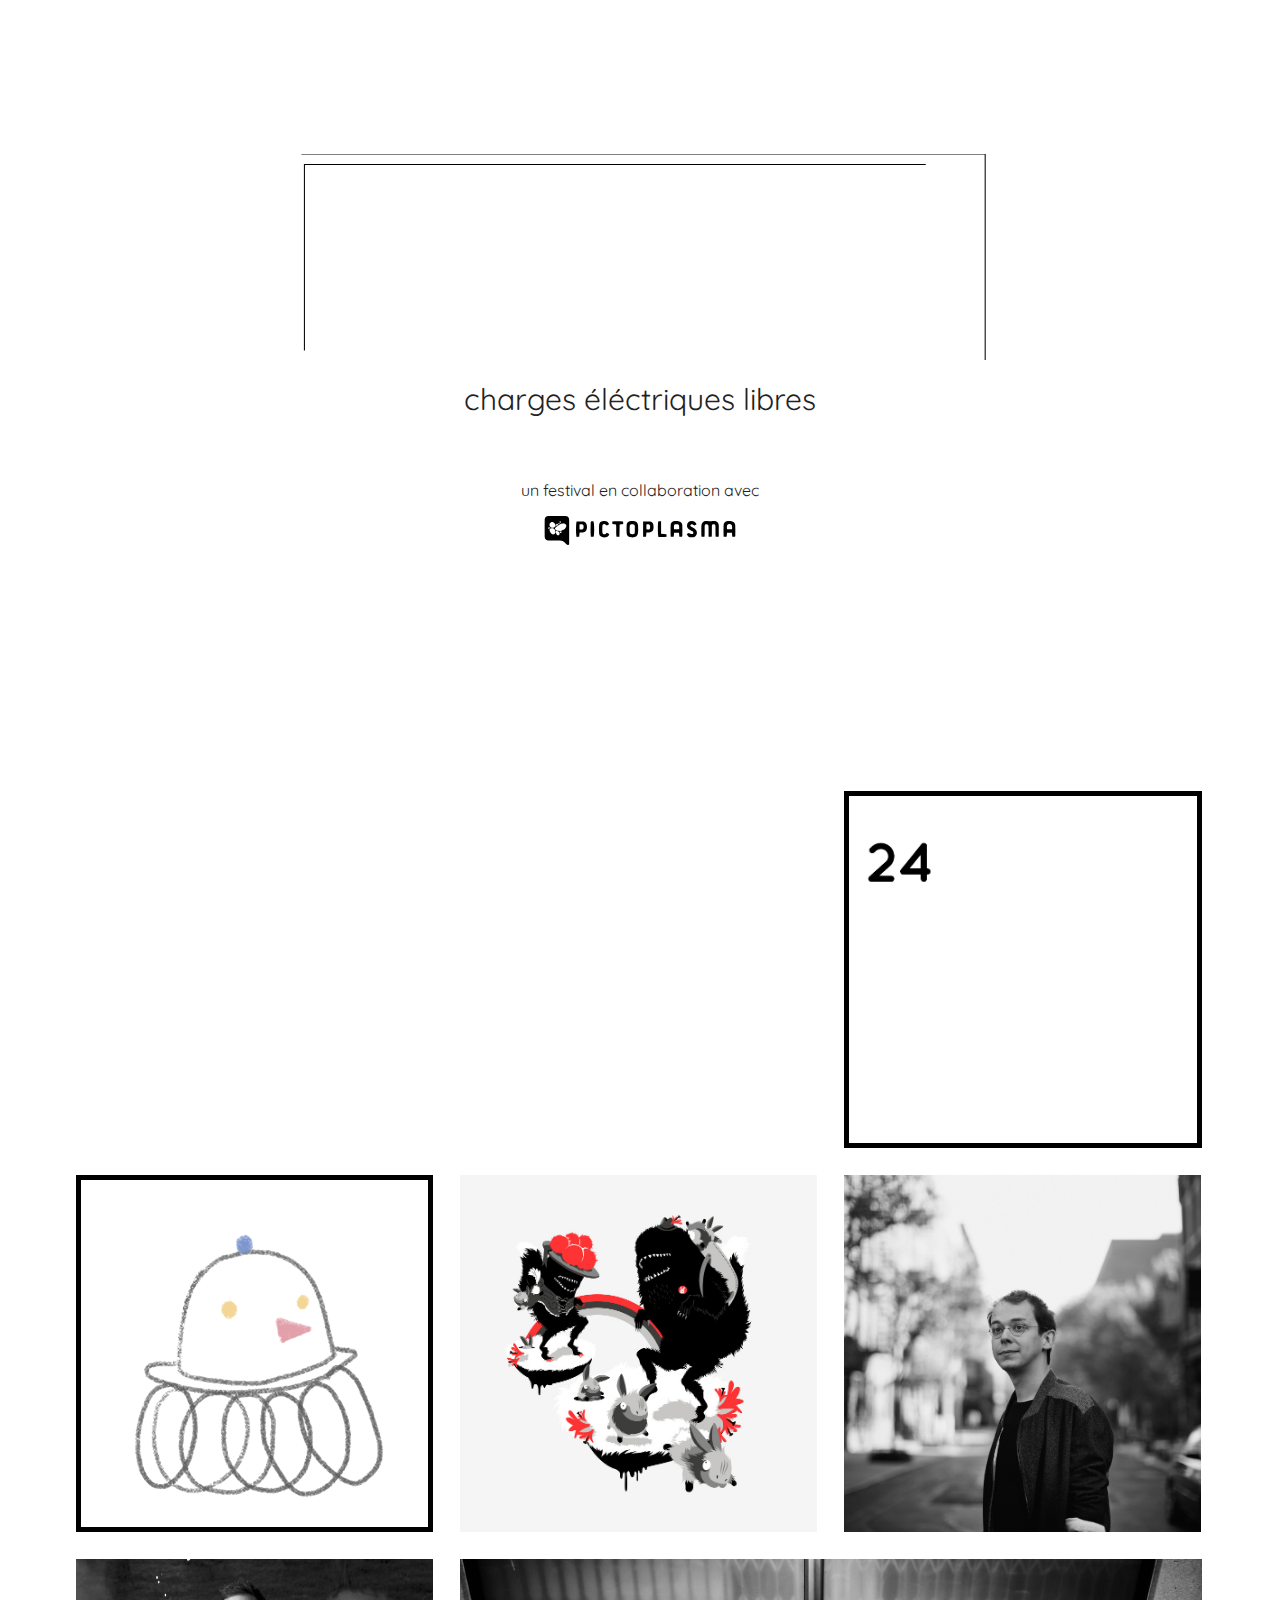
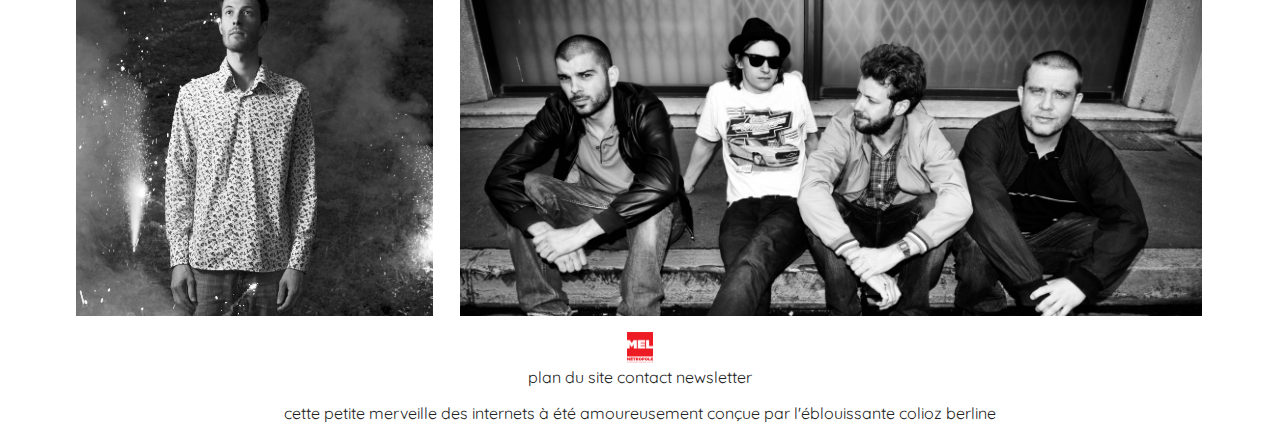
<file: index.html>
<!DOCTYPE html>
<html lang="en">
  <head>
    <meta charset="utf-8">
    <meta http-equiv="X-UA-Compatible" content="IE=edge">
    <meta name="viewport" content="width=device-width, initial-scale=1">
    <title>PLASMA FESTIVAL </title>

    <link href="css/style.css" media="screen" rel="stylesheet">
    <link href="https://fonts.googleapis.com/css?family=Quicksand:400,700" rel="stylesheet"> 
    
    <script src="https://ajax.googleapis.com/ajax/libs/jquery/1.7.2/jquery.min.js"></script>
    <script src="js/lafolie.js"></script>

  </head>

  <body>
    <header class="top-page">
    <svg version="1.1" id="Calque_1" xmlns="http://www.w3.org/2000/svg" xmlns:xlink="http://www.w3.org/1999/xlink" x="0px" y="0px"
      	 width="90%" height="auto" viewBox="260.999 -20.778 664.148 198.742"
      	 style="enable-background:new 260.999 -20.778 664.148 198.742;" xml:space="preserve">
      	<g>
      		<g>
      			<path d="M299.604,21.415c4.668-0.888,9.807-1.583,15.42-2.084c5.611-0.5,11.195-0.75,16.754-0.75
      				c5.777,0,11.586,0.474,17.42,1.417c5.834,0.945,11.086,2.834,15.752,5.668c4.668,2.833,8.475,6.78,11.42,11.835
      				c2.943,5.058,4.418,11.643,4.418,19.754c0,7.113-1.279,13.198-3.834,18.253c-2.559,5.059-5.947,9.226-10.17,12.502
      				c-4.225,3.28-9.029,5.667-14.419,7.168c-5.392,1.5-10.976,2.25-16.753,2.25c-0.558,0-1.445,0-2.668,0
      				c-1.224,0-2.5-0.026-3.834-0.083c-1.333-0.055-2.641-0.139-3.917-0.25c-1.278-0.109-2.197-0.222-2.751-0.334v40.175h-22.838
      				V21.415z M333.611,38.251c-2.225,0-4.335,0.083-6.335,0.25c-2.001,0.167-3.612,0.362-4.835,0.583v37.841
      				c0.443,0.112,1.109,0.224,2.001,0.333c0.888,0.112,1.833,0.195,2.834,0.25c1,0.057,1.972,0.083,2.917,0.083
      				c0.943,0,1.639,0,2.084,0c3,0,5.973-0.276,8.918-0.833c2.943-0.555,5.584-1.584,7.918-3.084c2.334-1.5,4.193-3.584,5.585-6.251
      				c1.388-2.667,2.083-6.168,2.083-10.502c0-3.667-0.666-6.694-2-9.085c-1.334-2.389-3.084-4.306-5.251-5.751
      				c-2.167-1.443-4.642-2.443-7.418-3C339.333,38.53,336.5,38.251,333.611,38.251z"/>
      		</g>
      		<g>
      			<path d="M456.467,89.427h20.67v47.51h-76.682V20.248h22.838V116.6h33.174V89.427z"/>
      		</g>
      		<g>
      			<path d="M554.15,111.1h-34.84l-8.002,25.838h-22.838l37.675-116.69h22.837l37.508,116.69h-24.004L554.15,111.1z M524.645,92.762
      				h25.006l-11.836-39.008h-1.5L524.645,92.762z"/>
      		</g>
      		<g>
      			<path d="M598.323,98.763h18.338v16.502c0.334,0.113,0.666,0.225,1,0.334c2.555,1.111,5.361,2.029,8.418,2.75
      				c3.057,0.725,6.307,1.084,9.752,1.084c6.223,0,11.057-1.25,14.504-3.75c3.443-2.502,5.168-5.861,5.168-10.086
      				c0-3.777-1.418-6.834-4.252-9.168s-6.334-4.389-10.502-6.168c-4.168-1.776-8.725-3.555-13.67-5.334
      				c-4.945-1.776-9.502-4.027-13.668-6.751c-4.168-2.722-7.668-6.14-10.502-10.252c-2.834-4.11-4.252-9.444-4.252-16.003
      				c0-5.001,0.973-9.585,2.918-13.752c1.943-4.167,4.668-7.751,8.168-10.752c3.5-3,7.693-5.334,12.586-7.001
      				c4.889-1.667,10.336-2.5,16.336-2.5c6.777,0,13.445,0.612,20.004,1.833c6.557,1.224,11.779,2.891,15.67,5.001v33.84h-18.336
      				V40.085c-0.334,0-0.668-0.055-1.002-0.167c-2.445-0.667-5.084-1.193-7.918-1.583c-2.834-0.388-5.641-0.583-8.418-0.583
      				c-5.334,0-9.529,1.058-12.586,3.167c-3.057,2.112-4.584,4.946-4.584,8.501c0,3.667,1.418,6.668,4.252,9.002
      				c2.834,2.333,6.334,4.446,10.502,6.334c4.166,1.891,8.723,3.779,13.668,5.667c4.943,1.891,9.502,4.196,13.67,6.918
      				c4.168,2.724,7.668,6.142,10.502,10.252c2.834,4.112,4.25,9.28,4.25,15.503c0,6-1.111,11.252-3.334,15.752
      				c-2.223,4.502-5.334,8.281-9.334,11.336c-4.002,3.059-8.727,5.334-14.17,6.834c-5.445,1.502-11.336,2.252-17.67,2.252
      				c-4.225,0-8.143-0.334-11.752-1c-3.613-0.668-6.947-1.502-10.002-2.502c-3.059-1-5.752-2.055-8.086-3.166
      				c-2.334-1.109-4.225-2.057-5.668-2.834V98.763z"/>
      		</g>
      		<g>
      			<path d="M758.021,74.758l0.834-18.17h-1.001l-18.67,30.506h-4.001l-19.504-30.506h-0.833l1,16.336v64.013h-21.671V20.248h23.171
      				l20.004,32.34h0.667l19.837-32.34h23.005v116.69h-22.838V74.758z"/>
      		</g>
      		<g>
      			<path d="M854.204,111.1h-34.84l-8.002,25.838h-22.838l37.674-116.69h22.838l37.508,116.69h-24.005L854.204,111.1z
      				 M824.698,92.762h25.005l-11.836-39.008h-1.5L824.698,92.762z"/>
      		</g>
      	</g>
    		<g>
    		<path d="M925.147,177.964H260.999V-20.778h664.148V177.964z M270.999,167.964h644.148V-10.778H270.999
    			V167.964z"/>
    		</g>
    	</g>
    </svg>
      <div class="baseline">charges éléctriques libres</div>
      <p>un festival en collaboration avec</p>
      <object class="logo_pictoplasma" data="img/logo_pictoplasma.svg" type="image/svg+xml">
        <img src="img/logo_pictoplasma.png" alt="logo pictoplasma"/>
      </object>
    </header>
    
    <div class="container">
      <div class="nav_bar">
        <div class="nav_bar_top">
          <div class="logos_rs">
            <a href="http://www.facebook.com">
              <img class="logo_rs" src="img/facebook.jpg" alt="logo facebook"/>
            </a>
            <a href="http://twitter.com/">
              <img class="logo_rs" src="img/twitter.jpg" alt="logo twitter"/>
            </a>
            <a href="https://www.instagram.com/">
              <img class="logo_rs" src="img/instagram.jpg" alt="logo instagram"/>
            </a>
            <a href="https://www.pinterest.com/">
              <img class="logo_rs" src="img/pinterest.jpg" alt="logo pinterest"/>
            </a>
            <a href="http://www.youtube.com">
              <img class="logo_rs" src="img/youtube.jpg" alt="logo youtube"/>
            </a>
            <a href="http://pictoplasma.com/">
              <img class="logo_rs" src="img/site_pictoplasma.jpg" alt="logo site pistoplasma"/>
            </a>
          </div>
          <div class="logo_plasma">
            <object class="logo_small" data="img/logo.svg" type="image/svg+xml">
              <img src="img/logo.png" alt="logo du festival Plasma" />
            </object>
          </div>
          <div class="logos_resa_news">
            <a href="http://www.digitick.com/fr/" class="resa_news">réserver</a>
            <a href="#" class="resa_news">newsletter</a>
          </div>
        </div>
        <ul class="main_menu">
          <li class="menu_prog" ><a href="program.html">la programmation</a></li>
          <li class="menu_fest" ><a href="festival.html">le festival</a></li>
          <li class="menu_infos" ><a href="#">les infos</a></li>
        </ul>
      </div>
      
      <div class="home_page">
        <div class="video_wrapper">
          <iframe src="https://player.vimeo.com/video/164625257?color=ffffff&title=0&byline=0&portrait=0" width="100%" frameborder="0" ></iframe>
        </div>
        <div class="size_1x1 item2">
        </div>
        <div class="size_1x1 item3">
          <div class="item_hover hover_blue">
            <div class="hover_text">asu ceren yazgan<br>bumpy bird</div>
          </div>
        </div>
        <div class="size_1x1 item4">
          <div class="item_hover hover_pink">
            <div class="hover_text">lars keller<br>hunting season 2</div>
          </div>
        </div>
        <div class="size_1x1 item5">
          <div class="item_hover hover_yellow">
            <div class="hover_text">rone<br>25/09</div>
          </div>
        </div>
        <div class="size_1x1 item6">
          <div class="item_hover hover_pink">
            <div class="hover_text">chapelier fou<br>26/09</div>
          </div>
        </div>
        <div class="size_2x1 item7">
          <div class="item_hover hover_blue">
            <div class="hover_text">birdy nam nam<br>24/09</div>
          </div>
        </div>
      </div>
    </div>
    <div class="footer">
      <div><img class="logo_mel" src="img/logo_mel.png"></img></div>
      <div >
        <a class="footer_links" href="#">plan du site</a>
        <a class="footer_links" href="#">contact</a>
        <a class="footer_links" href="#">newsletter</a>
        <p>cette petite merveille des internets à été amoureusement conçue par l'éblouissante colioz berline</p>
      </div>
    </div>
    
  </body>

</html>
</file>
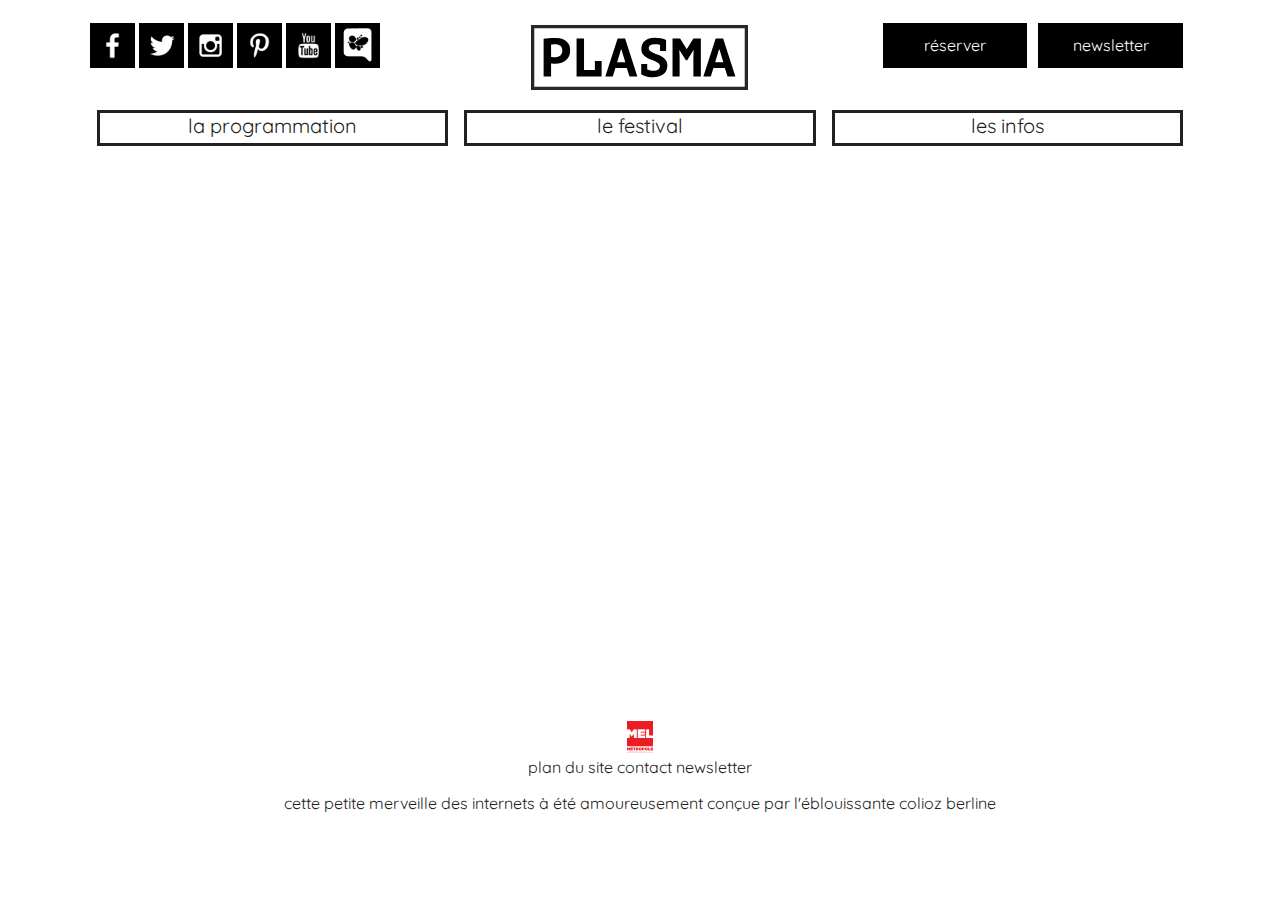
<file: festival.html>
<!DOCTYPE html>
<html lang="en">
  <head>
    <meta charset="utf-8">
    <meta http-equiv="X-UA-Compatible" content="IE=edge">
    <meta name="viewport" content="width=device-width, initial-scale=1">
    <title>PLASMA FESTIVAL - LE FESTIVAL</title>

    <link href="css/style_program.css" media="screen" rel="stylesheet">
    <link href="https://fonts.googleapis.com/css?family=Quicksand:400,700" rel="stylesheet"> 
    
    <!---<script src="https://ajax.googleapis.com/ajax/libs/jquery/1.7.2/jquery.min.js"></script>
    <script src="js/lafolie.js"></script>-->

  </head>

  <body>
    <div class="container">
      <div class="nav_bar">
        <div class="nav_bar_top">
          <div class="logos_rs">
            <a href="http://www.facebook.com">
              <img class="logo_rs" src="img/facebook.jpg" alt="logo facebook"/>
            </a>
            <a href="http://twitter.com/">
              <img class="logo_rs" src="img/twitter.jpg" alt="logo twitter"/>
            </a>
            <a href="https://www.instagram.com/">
              <img class="logo_rs" src="img/instagram.jpg" alt="logo instagram"/>
            </a>
            <a href="https://www.pinterest.com/">
              <img class="logo_rs" src="img/pinterest.jpg" alt="logo pinterest"/>
            </a>
            <a href="http://www.youtube.com">
              <img class="logo_rs" src="img/youtube.jpg" alt="logo youtube"/>
            </a>
            <a href="http://pictoplasma.com/">
              <img class="logo_rs" src="img/site_pictoplasma.jpg" alt="logo site pistoplasma"/>
            </a>
          </div>
          <div class="logo_plasma">
            <object class="logo_small" data="img/logo.svg" type="image/svg+xml">
              <img src="img/logo.png" alt="logo du festival Plasma" />
            </object>
          </div>
          <div class="logos_resa_news">
            <a href="http://www.digitick.com/fr/" class="resa_news">réserver</a>
            <a href="#" class="resa_news">newsletter</a>
          </div>
        </div>
        <ul class="main_menu">
          <li class="menu_prog" ><a href="program.html">la programmation</a></li>
          <li class="menu_fest" ><a href="festival.html">le festival</a></li>
          <li class="menu_infos" ><a href="#">les infos</a></li>
        </ul>
      </div>
      
      <div class="home_page_pres">
        <div class="pres_picto"><h1>pictoplasma</h1>
        <p>Pub, cinéma et jeux vidéo, aujourd’hui, les personnages animés sont partout. Mais comment faire pour qu’un personnage se démarque de la déferlante d’images diffusées dans les médias ? C’est exactement la ques- tion à laquelle le festival berlinois Pictoplasma, le premier et le plus important festival de character design du monde, tente de répondre. Outre des expositions et des conférences, Pictoplasma propose un programme de courts métrages, avec des films d’animation du monde entier.</p></div>
    </div>
    <div class="footer">
      <div><img class="logo_mel" src="img/logo_mel.png"></img></div>
      <div >
        <a class="footer_links" href="#">plan du site</a>
        <a class="footer_links" href="#">contact</a>
        <a class="footer_links" href="#">newsletter</a>
        <p>cette petite merveille des internets à été amoureusement conçue par l'éblouissante colioz berline</p>
      </div>
    </div>
    
  </body>

</html>
</file>
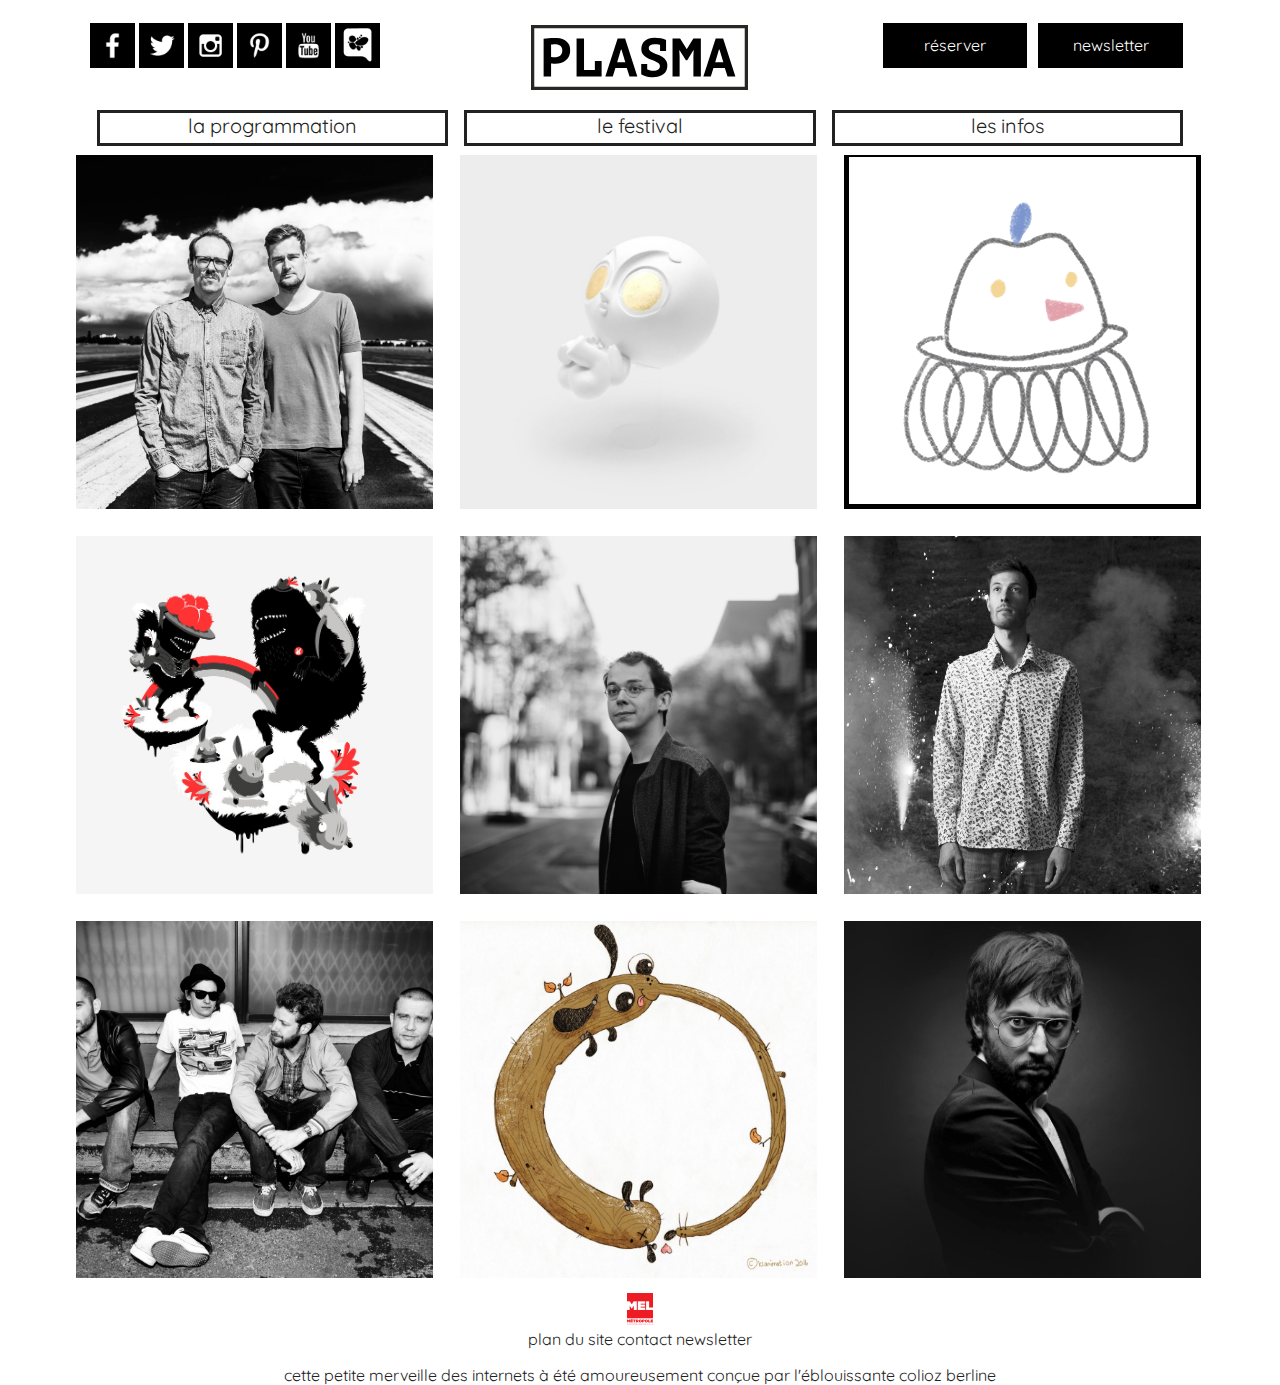
<file: program.html>
<!DOCTYPE html>
<html lang="en">
  <head>
    <meta charset="utf-8">
    <meta http-equiv="X-UA-Compatible" content="IE=edge">
    <meta name="viewport" content="width=device-width, initial-scale=1">
    <title>PLASMA FESTIVAL - LA PROGRAMMATION</title>

    <link href="css/style_program.css" media="screen" rel="stylesheet">
    <link href="https://fonts.googleapis.com/css?family=Quicksand:400,700" rel="stylesheet"> 
    
    <!----<script src="https://ajax.googleapis.com/ajax/libs/jquery/1.7.2/jquery.min.js"></script>
    <script src="js/lafolie.js"></script>--->

  </head>

  <body>
    <div class="container">
      <div class="nav_bar">
        <div class="nav_bar_top">
          <div class="logos_rs">
            <a href="http://www.facebook.com">
              <img class="logo_rs" src="img/facebook.jpg" alt="logo facebook"/>
            </a>
            <a href="http://twitter.com/">
              <img class="logo_rs" src="img/twitter.jpg" alt="logo twitter"/>
            </a>
            <a href="https://www.instagram.com/">
              <img class="logo_rs" src="img/instagram.jpg" alt="logo instagram"/>
            </a>
            <a href="https://www.pinterest.com/">
              <img class="logo_rs" src="img/pinterest.jpg" alt="logo pinterest"/>
            </a>
            <a href="http://www.youtube.com">
              <img class="logo_rs" src="img/youtube.jpg" alt="logo youtube"/>
            </a>
            <a href="http://pictoplasma.com/">
              <img class="logo_rs" src="img/site_pictoplasma.jpg" alt="logo site pistoplasma"/>
            </a>
          </div>
          <a class="logo_plasma" href="index.html">
            <object class="logo_small" data="img/logo.svg" type="image/svg+xml">
              <img src="img/logo.png" alt="logo du festival Plasma" />
            </object>
          </a>
          <div class="logos_resa_news">
            <a href="http://www.digitick.com/fr/" class="resa_news">réserver</a>
            <a href="#" class="resa_news">newsletter</a>
          </div>
        </div>
        <ul class="main_menu">
          <li class="menu_prog" ><a href="program.html">la programmation</a></li>
          <li class="menu_fest" ><a href="festival.html">le festival</a></li>
          <li class="menu_infos" ><a href="#">les infos</a></li>
        </ul>
      </div>
      
      <div class="home_page">
      <div class="size_1x1 item1">
        <div class="item_hover hover_blue">
          <div class="hover_text">kollectiv trumstrasse<br>24/09</div>
        </div>
      </div>
      <div class="size_1x1 item2">
        <div class="item_hover hover_pink">
          <div class="hover_text">kevin hamon<br>peek a boo</div>
        </div>
      </div>
      <div class="size_1x1 item3">
        <div class="item_hover hover_yellow">
          <div class="hover_text">asu ceren yazgan<br>bumpy bird</div>
        </div>
      </div>
      <div class="size_1x1 item4">
        <div class="item_hover hover_pink">
          <div class="hover_text">lars keller<br>hunting season 2</div>
        </div>
      </div>
      <div class="size_1x1 item5">
        <div class="item_hover hover_yellow">
          <div class="hover_text">rone<br>25/09</div>
        </div>
      </div>
      <div class="size_1x1 item6">
        <div class="item_hover hover_blue">
          <div class="hover_text">chapelier fou<br>26/09</div>
        </div>
      </div>
      <div class="size_1x1 item7">
        <div class="item_hover hover_yellow">
          <div class="hover_text">birdy nam nam<br>24/09</div>
        </div>
      </div>
      <div class="size_1x1 item8">
        <div class="item_hover hover_blue">
          <div class="hover_text">sarah klan<br>pinocchio sausage</div>
        </div>
      </div>
      <div class="size_1x1 item9">
        <div class="item_hover hover_pink">
          <div class="hover_text">agoria<br>26/09</div>
        </div>
      </div>
    </div>
    
    <div class="footer">
      <div><img class="logo_mel" src="img/logo_mel.png"></img></div>
      <div >
        <a class="footer_links" href="#">plan du site</a>
        <a class="footer_links" href="#">contact</a>
        <a class="footer_links" href="#">newsletter</a>
        <p>cette petite merveille des internets à été amoureusement conçue par l'éblouissante colioz berline</p>
      </div>
    </div>
    
  </body>

</html>
</file>
<file: css/style.css>
* {
	transition: all 1s ease;
}

html {
	width: 100%;
	height: 100%;
	margin-left: auto;
	margin-right: auto;
}

body {
	width: 100%;
	height: 100%;
	margin: 0px 0px;
	font-family:'Quicksand', Helvetica, Arial, sans-serif;
	font-size: 16px;
	color: #222222;
}

.container {
	max-width: 1600px;
	margin-left: auto;
	margin-right: auto;
}

/* ------------------------------------------------------------------ HAUT DE PAGE */

.top-page {
	width: 60%;
	text-align: center;
	margin: auto;
	padding: 12%;
}

svg path {
  fill-opacity: 0;
  stroke: black;
  stroke-opacity:1;
  stroke-width: 1;
  stroke-dasharray: 870;
  stroke-dashoffset: 870;
  animation: draw 3s infinite linear;
  animation-iteration-count: 1;
  animation-fill-mode: forwards;
}

@keyframes draw {
  to {
    stroke-dashoffset: 0;
  }
    
    70% {
    stroke-width: 1;
    fill-opacity: 0;
  }
     100% {
    stroke-width: 0;
    fill-opacity: 1;

  }
}

.baseline {
	font-size: 30px;
	padding: 2%;
	padding-bottom: 6%;
}

.logo_pictoplasma {
	width: 25%;
}

/* --------------------------------------------------- MENU FIXE */

.nav_bar {
  	width: 100%;
  	max-width: 1600px;
  	text-align: center;
 	position: fixed;
  	top:0;
  	background-color: white;
  	z-index: 1000;
  	display: none !important;
  	margin-left: auto;
	margin-right: auto;
}

.nav_bar_top .logos_rs,
.nav_bar_top .small_logo_plasma,
.nav_bar_top .logos_resa_news {
	float:left;
}

.nav_bar_top:after {
	content: '';
	display: block;
	clear: both;
}

.show-navbar {
	display:block !important;
}

.nav_bar_top {
	width: 93%;
	display: flex;
	justify-content:space-between;
	margin:auto;
	margin-top: 1%;
	text-align: center;
}

a {
	text-decoration: none;
	color: #222222; 
}

.logos_rs {
	display: inline-block;
	width:30%;
	margin :0% 1%;
	margin-top: 10px;
}

.logo_rs {
	height: 45px;
}

.logo_plasma {
	width:30%;
	margin: 1%;
}

.logo_small {
	height: 65px;
	vertical-align: middle;
}

.logos_resa_news {
	width:30%;
	height: 45px;
	margin-top: 10px;
}

.resa_news {
	width: 144.6px;
	background-color: black;
	color: white;
	line-height: 45px;
	margin: 0px 1%;
	display: inline-block;
}

.main_menu {
	padding: 1px;
	list-style: none;
	text-align: center;
	margin-top: 0.1%;
	margin-bottom: 0.1%;
}

.main_menu li {
	display: inline-block;
	width:27%;
	height: 30px;
	margin: 0.5%;
	border: 3px solid;
}

.main_menu li a {
	text-decoration: none;
	font-size: 20px;
	color: #222222;
}

.menu_prog:hover{
	background-image: url("patterns/stripes.png");
	background-size: cover;
	background-position: center;
	font-weight: 700;
}

.menu_fest:hover {
	background-image: url("patterns/dots.png");
	background-repeat: no-repeat;
	background-size: cover;
	background-position: center;
	font-weight: 700;
}

.menu_infos:hover {
	background-image: url("patterns/waves.png");
	background-repeat: no-repeat;
	background-size: cover;
	background-position: center;
	font-weight: 700;
}

/* --------------------------------------------------- BLOCS */

.home_page {
	width: 90%;
	padding-top: 6%;
	display: inline-block;
	margin-left: 5%;
	margin-right: 5%;
}

.video_wrapper {
	width: 64.4%;
	height: 0;
	padding-bottom: 31%;
	display: inline-block;
	margin:1%;
	position:relative;
}

.video_wrapper iframe {
	position: absolute;
	top: 0;
	left: 0;
	width: 100%;
	height: 100%;
}

.size_1x1 {
	width: 31%;
	padding-bottom: 31%;
	display: inline-block;
	margin:1%;
	position:relative;
    background-repeat:no-repeat;
    background-size:cover;
    background-position: center center;
}

.size_2x1 {
	width: 64.4%;
	padding-bottom: 31%;
	display: inline-block;
	margin:1%;
	position:relative;
	background-repeat:no-repeat;
    background-size:cover;
    background-position: center top;
}

.size_3x1 {
	width: 98%;
	padding-bottom: 28%;
	display: inline-block;
	margin:1%;
	position:relative;
    background-repeat:no-repeat;
    background-size:cover;
    background-position: center top;
}

.item2 {
	background-image: url("patterns/dates.gif");
	box-sizing: border-box;
	box-shadow:inset 0px 0px 0px 5px black;
}

.item3 {
	background-image: url("picto/asu-ceren-yazgan_bumpy-bird.gif");
	box-sizing: border-box;
	box-shadow:inset 0px 0px 0px 5px black;
}

.item4 {
	background-image: url("picto/lars-keller_hunting-season-2.jpg");
}

.item5 {
	background-image: url("artists/rone.jpg");
}

.item6 {
	background-image: url("artists/chapelier-fou.jpg");
}

.item7 {
	background-image: url("artists/birdy-nam-nam.jpg");
}

.item_hover {
	position: absolute;
	width:100%;
	height:100%;
}

.hover_blue {
	background-color:rgba(179,222,236,0);
}

.hover_blue:hover {
	background-color:rgba(179,222,236,0.7);
	box-shadow:inset 0px 0px 0px 12px rgba(179,222,236,1);
    transition: background-color 1s ease, box-shadow 0.2s ease;
}

.hover_pink {
	background-color:rgba(237,115,108,0);
}

.hover_pink:hover {
	background-color:rgba(237,115,108,0.7);
	box-shadow:inset 0px 0px 0px 12px rgba(237,115,108,1);
    transition: background-color 1s ease, box-shadow 0.2s ease;
}

.hover_yellow {
	background-color:rgba(255,218,140,0);
}

.hover_yellow:hover {
	background-color:rgba(255,218,140,0.7);
	box-shadow:inset 0px 0px 0px 12px rgba(255,218,140,1);
    transition: background-color 1s ease, box-shadow 0.2s ease;
}

.hover_stripes {
	background-image:url("patterns/stripes.png");
	background-size: cover; 
	opacity: 0;
}

.hover_stripes:hover {
	opacity: 1;
	box-shadow:inset 0px 0px 0px 12px rgba(237,115,108,1);
	transition: opacity 1s ease, box-shadow 0.2s ease;
}

.hover_dots {
	background-image:url("patterns/dots.png");
	background-size: cover;
	opacity: 0;
}
.hover_dots:hover {
	opacity: 1;
	/* background-color:rgba(255,218,140,0.7); */
	box-shadow:inset 0px 0px 0px 12px rgba(255,218,140,1);
	transition: opacity 1s ease, box-shadow 0.2s ease;
}

.hover_waves {
	/*background-image:url("patterns/waves.png");*/
	background-size: cover;
	opacity: 0;
}

.hover_waves:hover {
	opacity: 1;
	box-shadow:inset 0px 0px 0px 12px rgba(179,222,236,1);
	transition: opacity 1s ease, box-shadow 0.2s ease;
}



.hover_text{
	width: 100%;
	height: 100%;
	font-size: 26px;
	padding-left: 20px;
	padding-top: 20px;
	opacity: 0;
}

.hover_text:hover{
	opacity: 1;
}


/* --------------------------------------------------- FOOTER */

.footer { 
	width: 100%;
	height:5%;
	bottom: 0;
	text-align: center;
	margin-bottom: 10px;
}

.logo_mel {
	width: 2%;
	margin-left: auto;
	margin-right: auto;
}

.footer_links:hover{
	font-weight: 700; 
}
</file>
<file: css/style_program.css>
* {
	transition: all 1s ease;
}

html {
	width: 100%;
	height: 100%;
	margin-left: auto;
	margin-right: auto;
}

body {
	width: 100%;
	height: 100%;
	margin: 0px 0px;
	font-family:'Quicksand', Helvetica, Arial, sans-serif;
	font-size: 16px;
	color: #222222;
}

.container {
	max-width: 1600px;
	margin-left: auto;
	margin-right: auto;
}


/* --------------------------------------------------- MENU FIXE */

.nav_bar {
  	width: 100%;
  	max-width: 1600px;
  	text-align: center;
 	position: fixed;
  	top:0;
  	background-color: white;
  	z-index: 1000;
  	margin-left: auto;
	margin-right: auto;
}

.nav_bar_top .logos_rs,
.nav_bar_top .small_logo_plasma,
.nav_bar_top .logos_resa_news {
	float:left;
}

.nav_bar_top:after {
	content: '';
	display: block;
	clear: both;
}

.nav_bar_top {
	width: 93%;
	display: flex;
	justify-content:space-between;
	margin:auto;
	margin-top: 1%;
	text-align: center;
}

a {
	text-decoration: none;
	color: #222222; 
}

.logos_rs {
	display: inline-block;
	width:30%;
	margin :0% 1%;
	margin-top: 10px;
}

.logo_rs {
	height: 45px;
}

.logo_plasma {
	width:30%;
	height: auto;
	margin: 1%;
	z-index: 200;
}

.logo_small {
	height: 65px;
	vertical-align: middle;
}

.logos_resa_news {
	width:30%;
	height: 45px;
	margin-top: 10px;
}

.resa_news {
	width: 144.6px;
	background-color: black;
	color: white;
	line-height: 45px;
	margin: 0px 1%;
	display: inline-block;
}

.main_menu {
	padding: 1px;
	list-style: none;
	text-align: center;
	margin-top: 0.1%;
	margin-bottom: 0.1%;
}

.main_menu li {
	display: inline-block;
	width:27%;
	height: 30px;
	margin: 0.5%;
	border: 3px solid;
}

.main_menu li a {
	text-decoration: none;
	font-size: 20px;
	color: #222222;
}

.menu_prog:hover{
	background-image: url("patterns/stripes.png");
	background-size: cover;
	background-position: center;
	font-weight: 700;
}

.menu_fest:hover {
	background-image: url("patterns/dots.png");
	background-repeat: no-repeat;
	background-size: cover;
	background-position: center;
	font-weight: 700;
}

.menu_infos:hover {
	background-image: url("patterns/waves.png");
	background-repeat: no-repeat;
	background-size: cover;
	background-position: center;
	font-weight: 700;
}

/* --------------------------------------------------- BLOCS */

.home_page {
	width: 90%;
	padding-top: 11%;
	display: inline-block;
	margin-left: 5%;
	margin-right: 5%;
}

.video_wrapper {
	width: 64.4%;
	height: 0;
	padding-bottom: 31%;
	display: inline-block;
	margin:1%;
	position:relative;
}

.video_wrapper iframe {
	position: absolute;
	top: 0;
	left: 0;
	width: 100%;
	height: 100%;
}

.size_1x1 {
	width: 31%;
	padding-bottom: 31%;
	display: inline-block;
	margin:1%;
	position:relative;
    background-repeat:no-repeat;
    background-size:cover;
    background-position: center center;
}

.size_2x1 {
	width: 64.4%;
	padding-bottom: 31%;
	display: inline-block;
	margin:1%;
	position:relative;
	background-repeat:no-repeat;
    background-size:cover;
    background-position: center top;
}

.size_3x1 {
	width: 98%;
	padding-bottom: 28%;
	display: inline-block;
	margin:1%;
	position:relative;
    background-repeat:no-repeat;
    background-size:cover;
    background-position: center top;
}

.item1 {
	background-image: url("artists/kollectiv-trumstrasse.jpg");
}

.item2 {
	background-image: url("picto/kevin-hamon_peek-a-boo.jpg");
}

.item3 {
	background-image: url("picto/asu-ceren-yazgan_bumpy-bird.gif");
	box-sizing: border-box;
	box-shadow:inset 0px 0px 0px 5px black;
}

.item4 {
	background-image: url("picto/lars-keller_hunting-season-2.jpg");
}

.item5 {
	background-image: url("artists/rone.jpg");
}

.item6 {
	background-image: url("artists/chapelier-fou.jpg");
}

.item7 {
	background-image: url("artists/birdy-nam-nam.jpg");
}

.item8 {
	background-image: url("picto/sarah-klan_pinocchio-sausage.jpg");
}

.item9 {
	background-image: url("artists/agoria.jpg");
}

.item_hover {
	position: absolute;
	width:100%;
	height:100%;
}

.hover_blue {
	background-color:rgba(179,222,236,0);
}

.hover_blue:hover {
	background-color:rgba(179,222,236,0.7);
	box-shadow:inset 0px 0px 0px 12px rgba(179,222,236,1);
    transition: background-color 1s ease, box-shadow 0.2s ease;
}

.hover_pink {
	background-color:rgba(237,115,108,0);
}

.hover_pink:hover {
	background-color:rgba(237,115,108,0.7);
	box-shadow:inset 0px 0px 0px 12px rgba(237,115,108,1);
    transition: background-color 1s ease, box-shadow 0.2s ease;
}

.hover_yellow {
	background-color:rgba(255,218,140,0);
}

.hover_yellow:hover {
	background-color:rgba(255,218,140,0.7);
	box-shadow:inset 0px 0px 0px 12px rgba(255,218,140,1);
    transition: background-color 1s ease, box-shadow 0.2s ease;
}

.hover_stripes {
	background-image:url("patterns/stripes.png");
	background-size: cover; 
	opacity: 0;
}

.hover_stripes:hover {
	opacity: 1;
	box-shadow:inset 0px 0px 0px 12px rgba(237,115,108,1);
	transition: opacity 1s ease, box-shadow 0.2s ease;
}

.hover_dots {
	background-image:url("patterns/dots.png");
	background-size: cover;
	opacity: 0;
}
.hover_dots:hover {
	opacity: 1;
	/* background-color:rgba(255,218,140,0.7); */
	box-shadow:inset 0px 0px 0px 12px rgba(255,218,140,1);
	transition: opacity 1s ease, box-shadow 0.2s ease;
}

.hover_waves {
	/*background-image:url("patterns/waves.png");*/
	background-size: cover;
	opacity: 0;
}

.hover_waves:hover {
	opacity: 1;
	box-shadow:inset 0px 0px 0px 12px rgba(179,222,236,1);
	transition: opacity 1s ease, box-shadow 0.2s ease;
}



.hover_text{
	width: 100%;
	height: 100%;
	font-size: 26px;
	padding-left: 20px;
	padding-top: 20px;
	opacity: 0;
}

.hover_text:hover{
	opacity: 1;
}


/* --------------------------------------------------- FOOTER */

.footer { 
	width: 100%;
	height:5%;
	bottom: 0;
	text-align: center;
	margin-bottom: 10px;
}

.logo_mel {
	width: 2%;
	margin-left: auto;
	margin-right: auto;
}

.footer_links:hover{
	font-weight: 700; 
}

/* --------------------------------------------------- COMME UN PORC */

.home_page_pres {
	height:700px;
}

.pres_picto {
	text-align: center;
}
</file>
